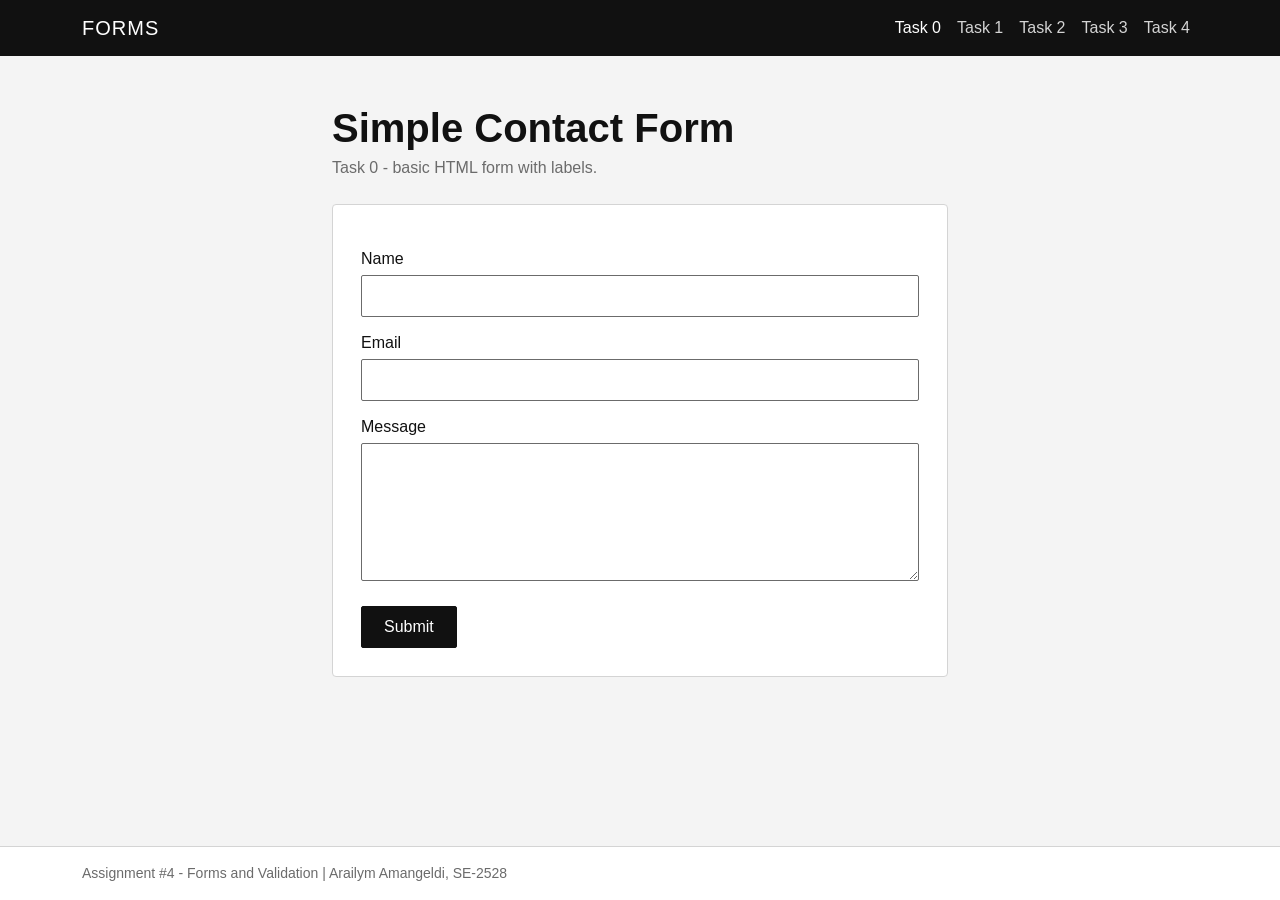
<file: index.html>
<!doctype html>
<html lang="en">
  <head>
    <meta charset="UTF-8" />
    <meta name="viewport" content="width=device-width, initial-scale=1" />
    <title>Task 0 - Simple Contact Form</title>
    <link
      href="https://cdn.jsdelivr.net/npm/bootstrap@5.3.3/dist/css/bootstrap.min.css"
      rel="stylesheet"
    />
    <link href="css/style.css" rel="stylesheet" />
  </head>
  <body>
    <nav class="navbar navbar-expand-lg navbar-dark">
      <div class="container">
        <a class="navbar-brand" href="index.html">FORMS</a>
        <button
          class="navbar-toggler"
          type="button"
          data-bs-toggle="collapse"
          data-bs-target="#nav"
        >
          <span class="navbar-toggler-icon"></span>
        </button>
        <div class="collapse navbar-collapse" id="nav">
          <ul class="navbar-nav ms-auto">
            <li class="nav-item">
              <a class="nav-link active" href="index.html">Task 0</a>
            </li>
            <li class="nav-item">
              <a class="nav-link" href="validation.html">Task 1</a>
            </li>
            <li class="nav-item">
              <a class="nav-link" href="bootstrap-form.html">Task 2</a>
            </li>
            <li class="nav-item">
              <a class="nav-link" href="bootstrap-validation.html">Task 3</a>
            </li>
            <li class="nav-item">
              <a class="nav-link" href="registration.html">Task 4</a>
            </li>
          </ul>
        </div>
      </div>
    </nav>

    <main class="container py-5" style="max-width: 640px">
      <h1 class="page-title">Simple Contact Form</h1>
      <p class="page-sub">Task 0 - basic HTML form with labels.</p>

      <form class="card-form plain-form" action="#" method="post">
        <label for="name">Name</label>
        <input type="text" id="name" name="name" />

        <label for="email">Email</label>
        <input type="email" id="email" name="email" />

        <label for="message">Message</label>
        <textarea id="message" name="message" rows="5"></textarea>

        <button type="submit">Submit</button>
      </form>
    </main>

    <footer>
      <div class="container">
        Assignment #4 - Forms and Validation | Arailym Amangeldi, SE-2528
      </div>
    </footer>

    <script src="https://cdn.jsdelivr.net/npm/bootstrap@5.3.3/dist/js/bootstrap.bundle.min.js"></script>
  </body>
</html>
</file>
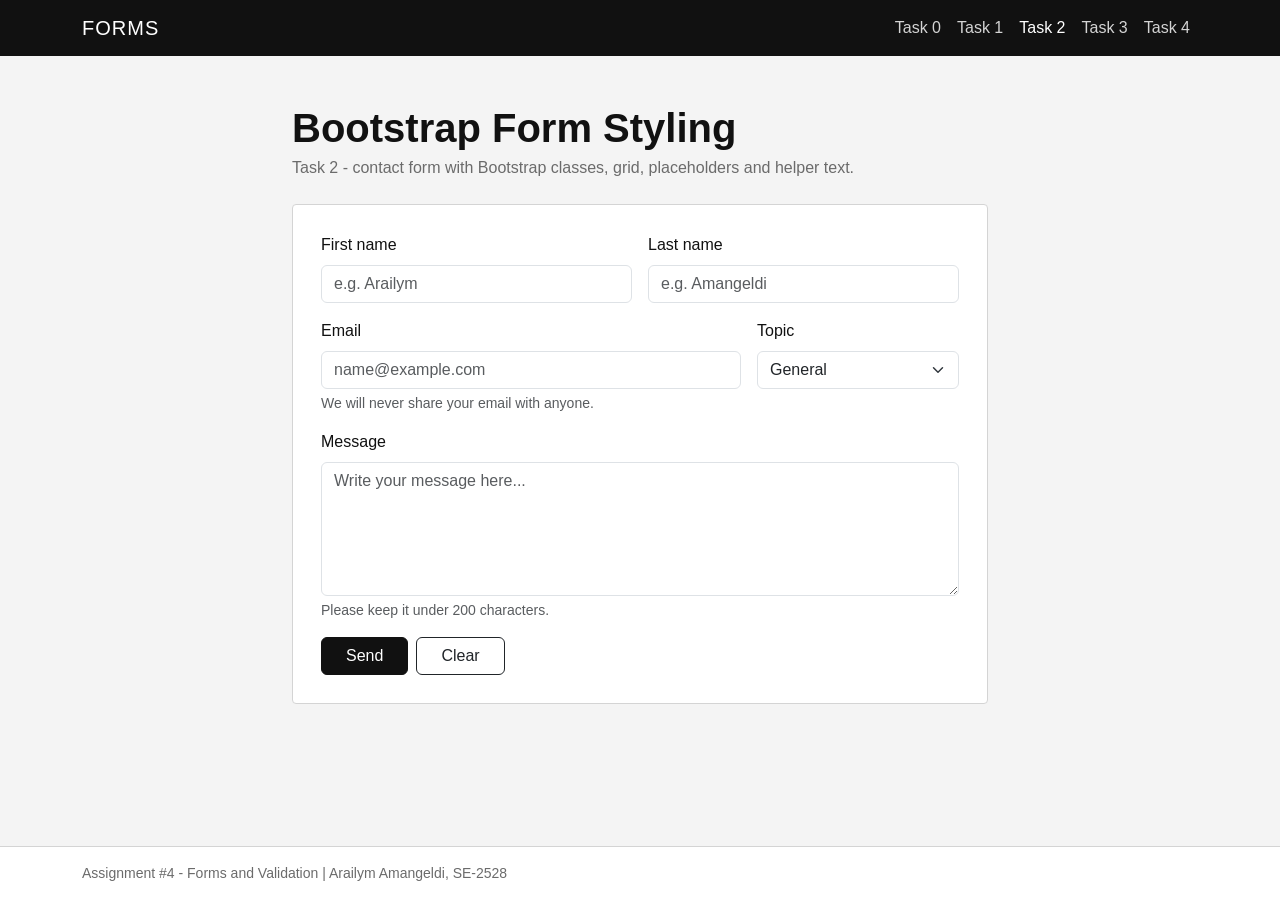
<file: bootstrap-form.html>
<!doctype html>
<html lang="en">
  <head>
    <meta charset="UTF-8" />
    <meta name="viewport" content="width=device-width, initial-scale=1" />
    <title>Task 2 - Bootstrap Form</title>
    <link
      href="https://cdn.jsdelivr.net/npm/bootstrap@5.3.3/dist/css/bootstrap.min.css"
      rel="stylesheet"
    />
    <link href="css/style.css" rel="stylesheet" />
  </head>
  <body>
    <nav class="navbar navbar-expand-lg navbar-dark">
      <div class="container">
        <a class="navbar-brand" href="index.html">FORMS</a>
        <button
          class="navbar-toggler"
          type="button"
          data-bs-toggle="collapse"
          data-bs-target="#nav"
        >
          <span class="navbar-toggler-icon"></span>
        </button>
        <div class="collapse navbar-collapse" id="nav">
          <ul class="navbar-nav ms-auto">
            <li class="nav-item">
              <a class="nav-link" href="index.html">Task 0</a>
            </li>
            <li class="nav-item">
              <a class="nav-link" href="validation.html">Task 1</a>
            </li>
            <li class="nav-item">
              <a class="nav-link active" href="bootstrap-form.html">Task 2</a>
            </li>
            <li class="nav-item">
              <a class="nav-link" href="bootstrap-validation.html">Task 3</a>
            </li>
            <li class="nav-item">
              <a class="nav-link" href="registration.html">Task 4</a>
            </li>
          </ul>
        </div>
      </div>
    </nav>

    <main class="container py-5" style="max-width: 720px">
      <h1 class="page-title">Bootstrap Form Styling</h1>
      <p class="page-sub">
        Task 2 - contact form with Bootstrap classes, grid, placeholders and
        helper text.
      </p>

      <form class="card-form" action="#" method="post">
        <div class="row g-3">
          <div class="col-md-6">
            <label for="firstName" class="form-label">First name</label>
            <input
              type="text"
              class="form-control"
              id="firstName"
              placeholder="e.g. Arailym"
            />
          </div>
          <div class="col-md-6">
            <label for="lastName" class="form-label">Last name</label>
            <input
              type="text"
              class="form-control"
              id="lastName"
              placeholder="e.g. Amangeldi"
            />
          </div>

          <div class="col-md-8">
            <label for="email" class="form-label">Email</label>
            <input
              type="email"
              class="form-control"
              id="email"
              placeholder="name@example.com"
              aria-describedby="emailHelp"
            />
            <div id="emailHelp" class="form-text">
              We will never share your email with anyone.
            </div>
          </div>
          <div class="col-md-4">
            <label for="topic" class="form-label">Topic</label>
            <select id="topic" class="form-select">
              <option selected>General</option>
              <option>Support</option>
              <option>Feedback</option>
            </select>
          </div>

          <div class="col-12">
            <label for="message" class="form-label">Message</label>
            <textarea
              class="form-control"
              id="message"
              rows="5"
              placeholder="Write your message here..."
              aria-describedby="messageHelp"
            ></textarea>
            <div id="messageHelp" class="form-text">
              Please keep it under 200 characters.
            </div>
          </div>

          <div class="col-12 d-flex gap-2">
            <button type="submit" class="btn btn-dark px-4">Send</button>
            <button type="reset" class="btn btn-outline-dark px-4">
              Clear
            </button>
          </div>
        </div>
      </form>
    </main>

    <footer>
      <div class="container">
        Assignment #4 - Forms and Validation | Arailym Amangeldi, SE-2528
      </div>
    </footer>

    <script src="https://cdn.jsdelivr.net/npm/bootstrap@5.3.3/dist/js/bootstrap.bundle.min.js"></script>
  </body>
</html>
</file>
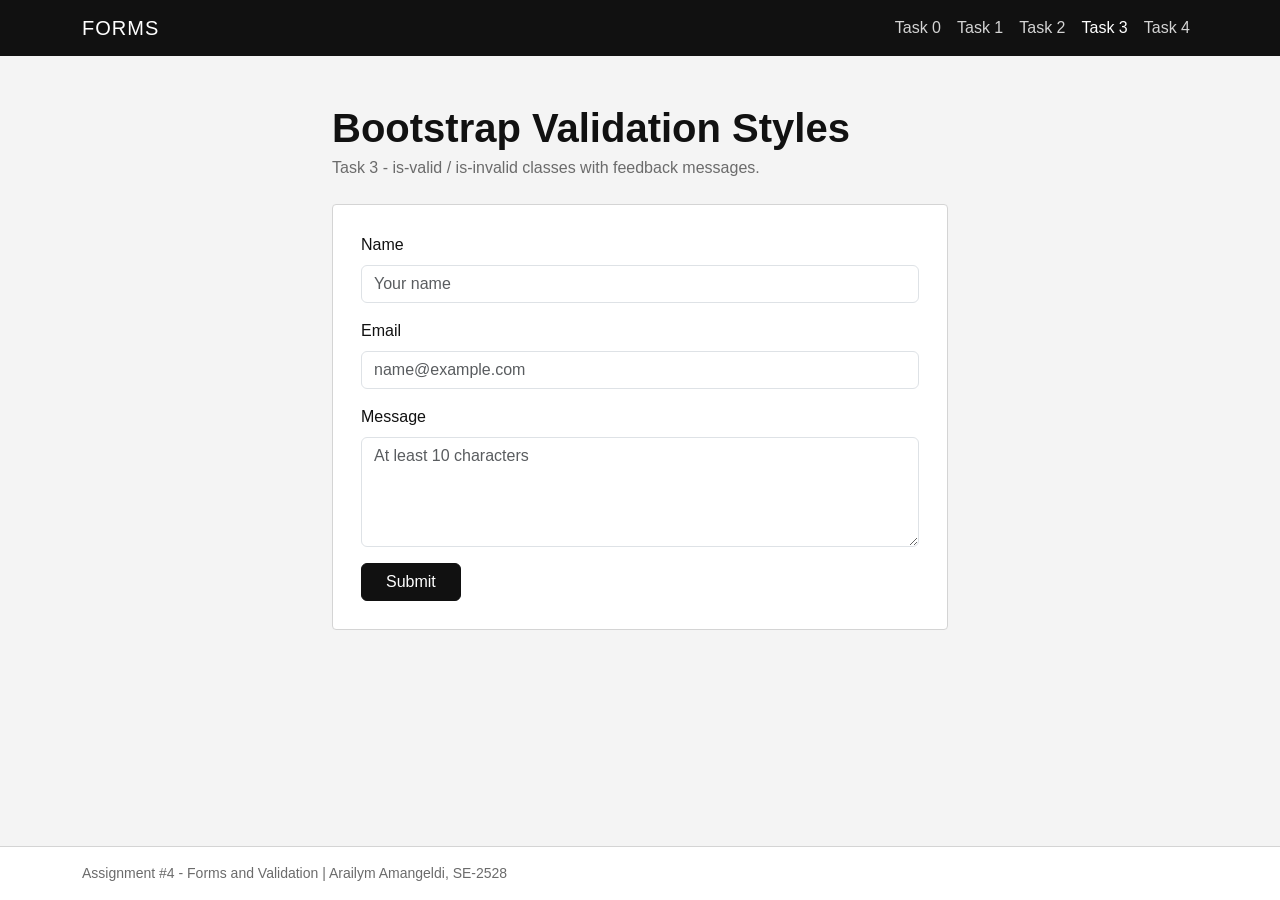
<file: bootstrap-validation.html>
<!doctype html>
<html lang="en">
  <head>
    <meta charset="UTF-8" />
    <meta name="viewport" content="width=device-width, initial-scale=1" />
    <title>Task 3 - Bootstrap Validation</title>
    <link
      href="https://cdn.jsdelivr.net/npm/bootstrap@5.3.3/dist/css/bootstrap.min.css"
      rel="stylesheet"
    />
    <link href="css/style.css" rel="stylesheet" />
  </head>
  <body>
    <nav class="navbar navbar-expand-lg navbar-dark">
      <div class="container">
        <a class="navbar-brand" href="index.html">FORMS</a>
        <button
          class="navbar-toggler"
          type="button"
          data-bs-toggle="collapse"
          data-bs-target="#nav"
        >
          <span class="navbar-toggler-icon"></span>
        </button>
        <div class="collapse navbar-collapse" id="nav">
          <ul class="navbar-nav ms-auto">
            <li class="nav-item">
              <a class="nav-link" href="index.html">Task 0</a>
            </li>
            <li class="nav-item">
              <a class="nav-link" href="validation.html">Task 1</a>
            </li>
            <li class="nav-item">
              <a class="nav-link" href="bootstrap-form.html">Task 2</a>
            </li>
            <li class="nav-item">
              <a class="nav-link active" href="bootstrap-validation.html"
                >Task 3</a
              >
            </li>
            <li class="nav-item">
              <a class="nav-link" href="registration.html">Task 4</a>
            </li>
          </ul>
        </div>
      </div>
    </nav>

    <main class="container py-5" style="max-width: 640px">
      <h1 class="page-title">Bootstrap Validation Styles</h1>
      <p class="page-sub">
        Task 3 - is-valid / is-invalid classes with feedback messages.
      </p>

      <form id="contactForm" class="card-form" novalidate>
        <div class="mb-3">
          <label for="name" class="form-label">Name</label>
          <input
            type="text"
            class="form-control"
            id="name"
            placeholder="Your name"
          />
          <div class="valid-feedback">Looks good!</div>
          <div class="invalid-feedback" id="nameFeedback">
            Name is required.
          </div>
        </div>

        <div class="mb-3">
          <label for="email" class="form-label">Email</label>
          <input
            type="text"
            class="form-control"
            id="email"
            placeholder="name@example.com"
          />
          <div class="valid-feedback">Looks good!</div>
          <div class="invalid-feedback" id="emailFeedback">
            Email is required.
          </div>
        </div>

        <div class="mb-3">
          <label for="message" class="form-label">Message</label>
          <textarea
            class="form-control"
            id="message"
            rows="4"
            placeholder="At least 10 characters"
          ></textarea>
          <div class="valid-feedback">Looks good!</div>
          <div class="invalid-feedback" id="messageFeedback">
            Message is required.
          </div>
        </div>

        <button type="submit" class="btn btn-dark px-4">Submit</button>
        <div
          id="successMessage"
          class="alert alert-secondary mt-3 d-none"
          role="alert"
        >
          Form submitted successfully.
        </div>
      </form>
    </main>

    <footer>
      <div class="container">
        Assignment #4 - Forms and Validation | Arailym Amangeldi, SE-2528
      </div>
    </footer>

    <script src="https://cdn.jsdelivr.net/npm/bootstrap@5.3.3/dist/js/bootstrap.bundle.min.js"></script>
    <script src="js/validation.js"></script>
  </body>
</html>
</file>
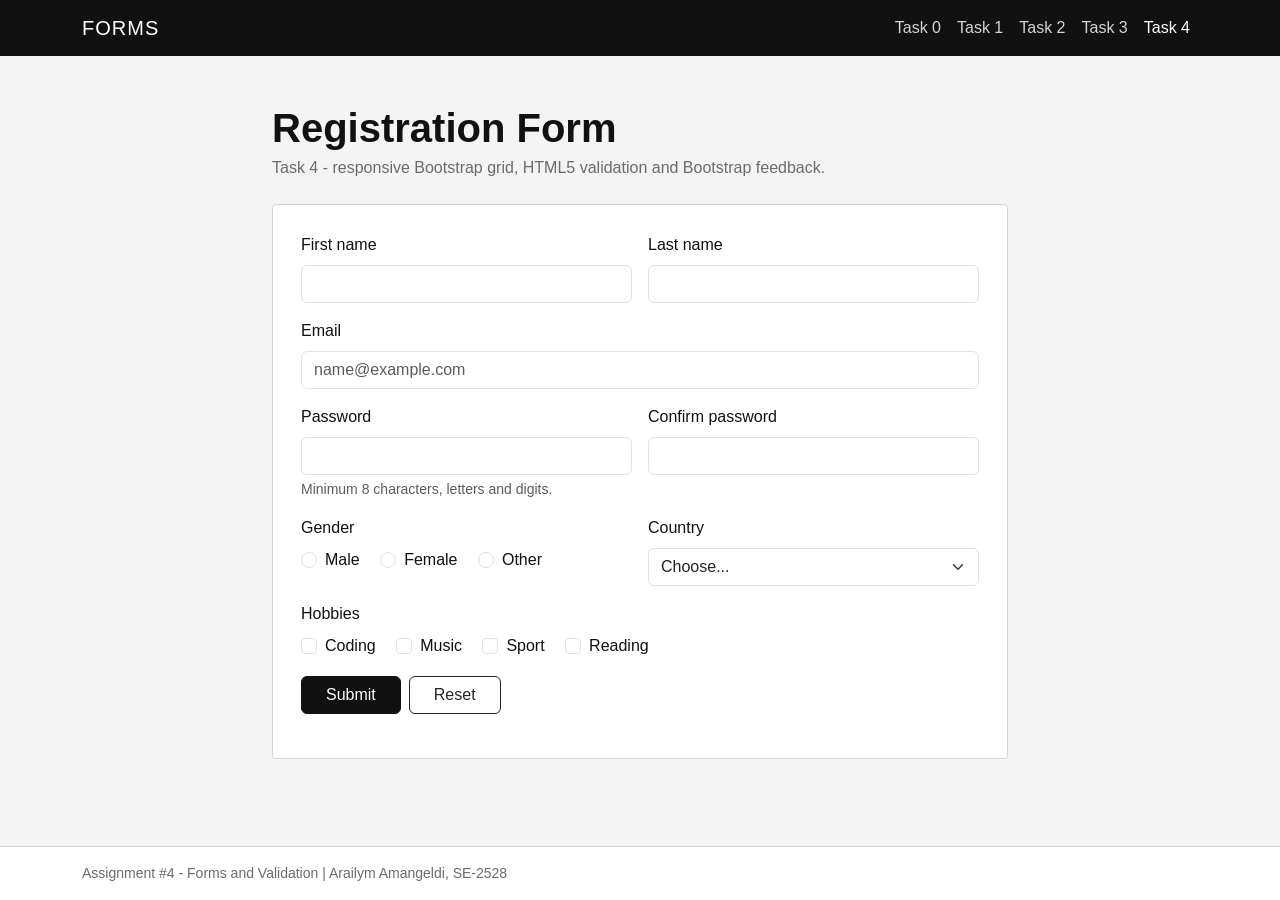
<file: registration.html>
<!doctype html>
<html lang="en">
  <head>
    <meta charset="UTF-8" />
    <meta name="viewport" content="width=device-width, initial-scale=1" />
    <title>Task 4 - Registration Form</title>
    <link
      href="https://cdn.jsdelivr.net/npm/bootstrap@5.3.3/dist/css/bootstrap.min.css"
      rel="stylesheet"
    />
    <link href="css/style.css" rel="stylesheet" />
  </head>
  <body>
    <nav class="navbar navbar-expand-lg navbar-dark">
      <div class="container">
        <a class="navbar-brand" href="index.html">FORMS</a>
        <button
          class="navbar-toggler"
          type="button"
          data-bs-toggle="collapse"
          data-bs-target="#nav"
        >
          <span class="navbar-toggler-icon"></span>
        </button>
        <div class="collapse navbar-collapse" id="nav">
          <ul class="navbar-nav ms-auto">
            <li class="nav-item">
              <a class="nav-link" href="index.html">Task 0</a>
            </li>
            <li class="nav-item">
              <a class="nav-link" href="validation.html">Task 1</a>
            </li>
            <li class="nav-item">
              <a class="nav-link" href="bootstrap-form.html">Task 2</a>
            </li>
            <li class="nav-item">
              <a class="nav-link" href="bootstrap-validation.html">Task 3</a>
            </li>
            <li class="nav-item">
              <a class="nav-link active" href="registration.html">Task 4</a>
            </li>
          </ul>
        </div>
      </div>
    </nav>

    <main class="container py-5" style="max-width: 760px">
      <h1 class="page-title">Registration Form</h1>
      <p class="page-sub">
        Task 4 - responsive Bootstrap grid, HTML5 validation and Bootstrap
        feedback.
      </p>

      <form id="registerForm" class="card-form" novalidate>
        <div class="row g-3">
          <div class="col-md-6">
            <label for="firstName" class="form-label">First name</label>
            <input
              type="text"
              class="form-control"
              id="firstName"
              required
              minlength="2"
              maxlength="30"
            />
            <div class="valid-feedback">Looks good!</div>
            <div class="invalid-feedback">
              First name is required (min 2 characters).
            </div>
          </div>

          <div class="col-md-6">
            <label for="lastName" class="form-label">Last name</label>
            <input
              type="text"
              class="form-control"
              id="lastName"
              required
              minlength="2"
              maxlength="30"
            />
            <div class="valid-feedback">Looks good!</div>
            <div class="invalid-feedback">
              Last name is required (min 2 characters).
            </div>
          </div>

          <div class="col-12">
            <label for="email" class="form-label">Email</label>
            <input
              type="email"
              class="form-control"
              id="email"
              placeholder="name@example.com"
              required
            />
            <div class="valid-feedback">Looks good!</div>
            <div class="invalid-feedback">
              Please enter a valid email address.
            </div>
          </div>

          <div class="col-md-6">
            <label for="password" class="form-label">Password</label>
            <input
              type="password"
              class="form-control"
              id="password"
              required
              minlength="8"
              pattern="(?=.*[A-Za-z])(?=.*\d).{8,}"
              aria-describedby="passwordHelp"
            />
            <div id="passwordHelp" class="form-text">
              Minimum 8 characters, letters and digits.
            </div>
            <div class="valid-feedback">Looks good!</div>
            <div class="invalid-feedback">
              Password must be at least 8 characters with a letter and a digit.
            </div>
          </div>

          <div class="col-md-6">
            <label for="confirmPassword" class="form-label"
              >Confirm password</label
            >
            <input
              type="password"
              class="form-control"
              id="confirmPassword"
              required
            />
            <div class="valid-feedback">Passwords match.</div>
            <div class="invalid-feedback" id="confirmFeedback">
              Please confirm your password.
            </div>
          </div>

          <div class="col-md-6">
            <label class="form-label d-block">Gender</label>
            <div class="form-check form-check-inline">
              <input
                class="form-check-input"
                type="radio"
                name="gender"
                id="male"
                value="male"
                required
              />
              <label class="form-check-label" for="male">Male</label>
            </div>
            <div class="form-check form-check-inline">
              <input
                class="form-check-input"
                type="radio"
                name="gender"
                id="female"
                value="female"
                required
              />
              <label class="form-check-label" for="female">Female</label>
            </div>
            <div class="form-check form-check-inline">
              <input
                class="form-check-input"
                type="radio"
                name="gender"
                id="other"
                value="other"
                required
              />
              <label class="form-check-label" for="other">Other</label>
            </div>
            <div class="invalid-feedback">Please select a gender.</div>
          </div>

          <div class="col-md-6">
            <label for="country" class="form-label">Country</label>
            <select class="form-select" id="country" required>
              <option value="" selected disabled>Choose...</option>
              <option>Kazakhstan</option>
              <option>Uzbekistan</option>
              <option>Kyrgyzstan</option>
              <option>Turkey</option>
              <option>Other</option>
            </select>
            <div class="valid-feedback">Looks good!</div>
            <div class="invalid-feedback">Please select a country.</div>
          </div>

          <div class="col-12">
            <label class="form-label d-block">Hobbies</label>
            <div class="form-check form-check-inline">
              <input
                class="form-check-input hobby"
                type="checkbox"
                id="hobbyCoding"
                value="coding"
              />
              <label class="form-check-label" for="hobbyCoding">Coding</label>
            </div>
            <div class="form-check form-check-inline">
              <input
                class="form-check-input hobby"
                type="checkbox"
                id="hobbyMusic"
                value="music"
              />
              <label class="form-check-label" for="hobbyMusic">Music</label>
            </div>
            <div class="form-check form-check-inline">
              <input
                class="form-check-input hobby"
                type="checkbox"
                id="hobbySport"
                value="sport"
              />
              <label class="form-check-label" for="hobbySport">Sport</label>
            </div>
            <div class="form-check form-check-inline">
              <input
                class="form-check-input hobby"
                type="checkbox"
                id="hobbyReading"
                value="reading"
              />
              <label class="form-check-label" for="hobbyReading">Reading</label>
            </div>
            <div class="text-danger small mt-1 d-none" id="hobbiesFeedback">
              Select at least one hobby.
            </div>
          </div>

          <div class="col-12 d-flex gap-2">
            <button type="submit" class="btn btn-dark px-4">Submit</button>
            <button type="reset" class="btn btn-outline-dark px-4">
              Reset
            </button>
          </div>

          <div class="col-12">
            <div
              id="successMessage"
              class="alert alert-secondary d-none mb-0"
              role="alert"
            >
              Registration completed successfully.
            </div>
          </div>
        </div>
      </form>
    </main>

    <footer>
      <div class="container">
        Assignment #4 - Forms and Validation | Arailym Amangeldi, SE-2528
      </div>
    </footer>

    <script src="https://cdn.jsdelivr.net/npm/bootstrap@5.3.3/dist/js/bootstrap.bundle.min.js"></script>
    <script src="js/registration.js"></script>
  </body>
</html>
</file>
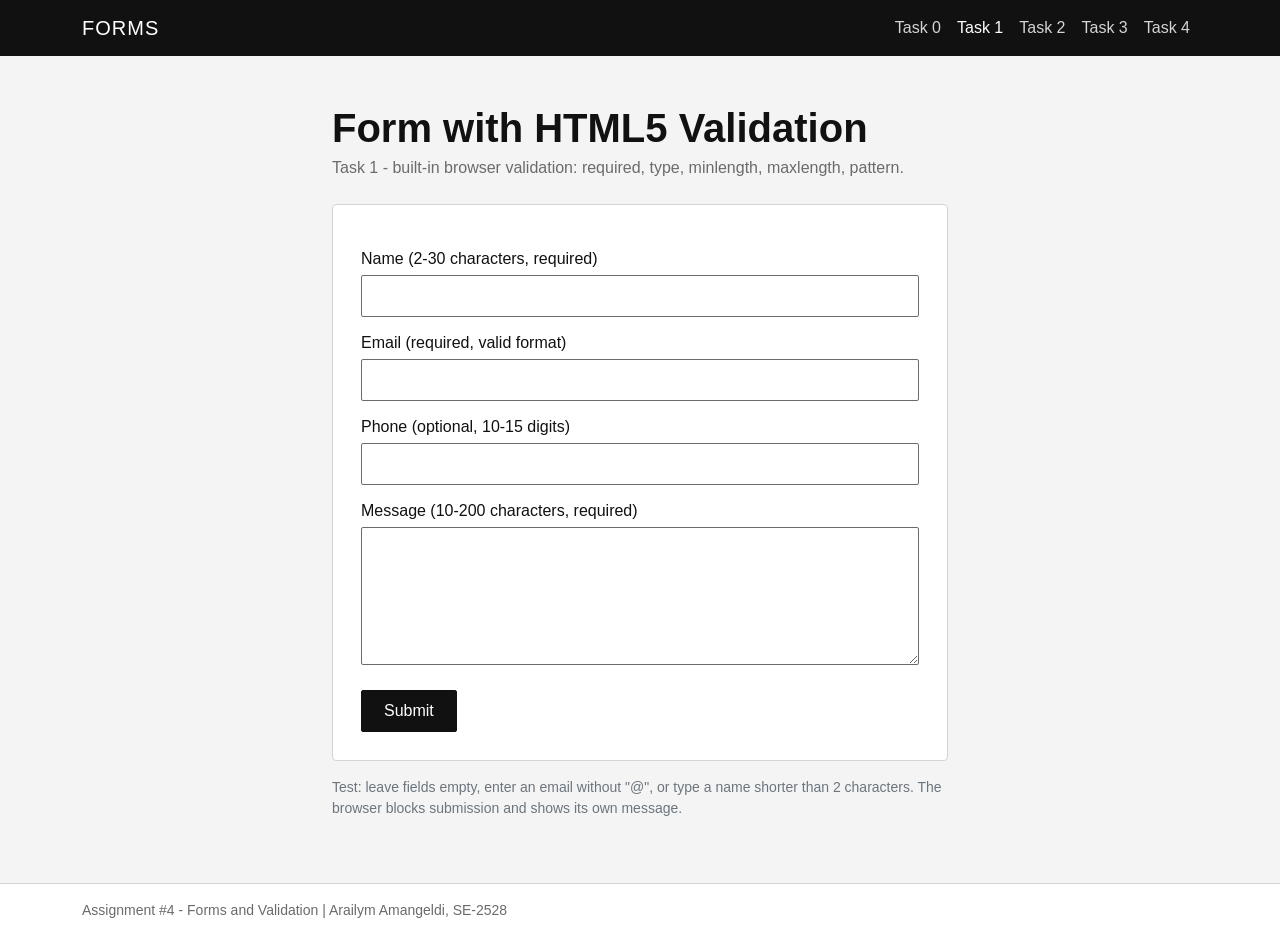
<file: validation.html>
<!doctype html>
<html lang="en">
  <head>
    <meta charset="UTF-8" />
    <meta name="viewport" content="width=device-width, initial-scale=1" />
    <title>Task 1 - HTML5 Validation</title>
    <link
      href="https://cdn.jsdelivr.net/npm/bootstrap@5.3.3/dist/css/bootstrap.min.css"
      rel="stylesheet"
    />
    <link href="css/style.css" rel="stylesheet" />
  </head>
  <body>
    <nav class="navbar navbar-expand-lg navbar-dark">
      <div class="container">
        <a class="navbar-brand" href="index.html">FORMS</a>
        <button
          class="navbar-toggler"
          type="button"
          data-bs-toggle="collapse"
          data-bs-target="#nav"
        >
          <span class="navbar-toggler-icon"></span>
        </button>
        <div class="collapse navbar-collapse" id="nav">
          <ul class="navbar-nav ms-auto">
            <li class="nav-item">
              <a class="nav-link" href="index.html">Task 0</a>
            </li>
            <li class="nav-item">
              <a class="nav-link active" href="validation.html">Task 1</a>
            </li>
            <li class="nav-item">
              <a class="nav-link" href="bootstrap-form.html">Task 2</a>
            </li>
            <li class="nav-item">
              <a class="nav-link" href="bootstrap-validation.html">Task 3</a>
            </li>
            <li class="nav-item">
              <a class="nav-link" href="registration.html">Task 4</a>
            </li>
          </ul>
        </div>
      </div>
    </nav>

    <main class="container py-5" style="max-width: 640px">
      <h1 class="page-title">Form with HTML5 Validation</h1>
      <p class="page-sub">
        Task 1 - built-in browser validation: required, type, minlength,
        maxlength, pattern.
      </p>

      <form class="card-form plain-form" action="#" method="post">
        <label for="name">Name (2-30 characters, required)</label>
        <input
          type="text"
          id="name"
          name="name"
          required
          minlength="2"
          maxlength="30"
          pattern="[A-Za-z\s]+"
          title="Letters and spaces only"
        />

        <label for="email">Email (required, valid format)</label>
        <input type="email" id="email" name="email" required />

        <label for="phone">Phone (optional, 10-15 digits)</label>
        <input
          type="tel"
          id="phone"
          name="phone"
          pattern="[0-9]{10,15}"
          title="10 to 15 digits"
        />

        <label for="message">Message (10-200 characters, required)</label>
        <textarea
          id="message"
          name="message"
          rows="5"
          required
          minlength="10"
          maxlength="200"
        ></textarea>

        <button type="submit">Submit</button>
      </form>

      <p class="mt-3 text-secondary small">
        Test: leave fields empty, enter an email without "@", or type a name
        shorter than 2 characters. The browser blocks submission and shows its
        own message.
      </p>
    </main>

    <footer>
      <div class="container">
        Assignment #4 - Forms and Validation | Arailym Amangeldi, SE-2528
      </div>
    </footer>

    <script src="https://cdn.jsdelivr.net/npm/bootstrap@5.3.3/dist/js/bootstrap.bundle.min.js"></script>
  </body>
</html>
</file>
<file: css/style.css>
:root {
  --black: #111111;
  --gray-800: #2b2b2b;
  --gray-600: #6b6b6b;
  --gray-300: #d4d4d4;
  --gray-100: #f4f4f4;
  --white: #ffffff;
}

body {
  background: var(--gray-100);
  color: var(--black);
  font-family: "Segoe UI", Helvetica, Arial, sans-serif;
  min-height: 100vh;
  display: flex;
  flex-direction: column;
}

main {
  flex: 1;
}

.navbar {
  background: var(--black);
}
.navbar .nav-link {
  color: var(--gray-300);
}
.navbar .nav-link:hover,
.navbar .nav-link.active {
  color: var(--white);
}
.navbar-brand {
  color: var(--white);
  letter-spacing: 1px;
}

.page-title {
  font-weight: 600;
  margin-bottom: 4px;
}
.page-sub {
  color: var(--gray-600);
  margin-bottom: 24px;
}

.card-form {
  background: var(--white);
  border: 1px solid var(--gray-300);
  border-radius: 4px;
  padding: 28px;
}

.plain-form label {
  display: block;
  margin: 14px 0 4px;
  font-weight: 500;
}
.plain-form input,
.plain-form textarea {
  width: 100%;
  padding: 8px 10px;
  border: 1px solid var(--gray-600);
  border-radius: 2px;
  background: var(--white);
}
.plain-form input:focus,
.plain-form textarea:focus {
  outline: 2px solid var(--black);
}
.plain-form button {
  margin-top: 18px;
  padding: 8px 22px;
  background: var(--black);
  color: var(--white);
  border: 1px solid var(--black);
  border-radius: 2px;
}
.plain-form button:hover {
  background: var(--gray-800);
}

.form-control:focus,
.form-select:focus {
  border-color: var(--black);
  box-shadow: 0 0 0 0.2rem rgba(0, 0, 0, 0.12);
}
.form-check-input:checked {
  background-color: var(--black);
  border-color: var(--black);
}
.form-check-input:focus {
  border-color: var(--black);
  box-shadow: 0 0 0 0.2rem rgba(0, 0, 0, 0.12);
}
.btn-dark {
  background: var(--black);
  border-color: var(--black);
}
.btn-dark:hover {
  background: var(--gray-800);
  border-color: var(--gray-800);
}
.btn-outline-dark:hover {
  background: var(--black);
}

footer {
  border-top: 1px solid var(--gray-300);
  color: var(--gray-600);
  font-size: 14px;
  padding: 16px 0;
  background: var(--white);
}
</file>
